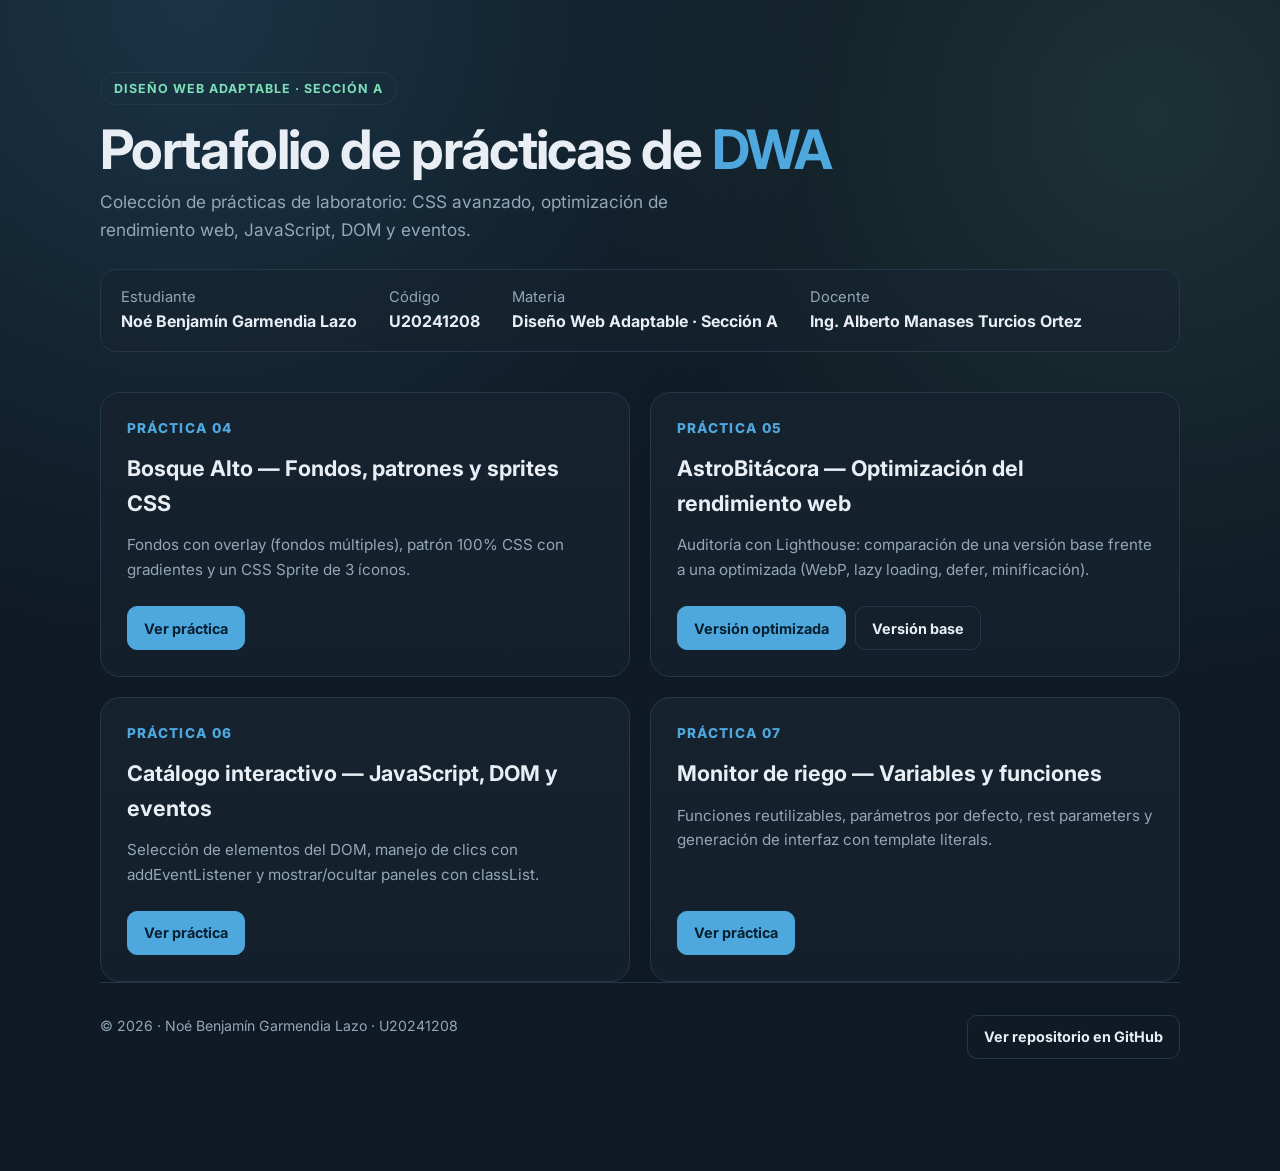
<file: index.html>
<!DOCTYPE html>
<html lang="es">
<head>
  <meta charset="UTF-8">
  <meta name="viewport" content="width=device-width, initial-scale=1.0">
  <meta name="description" content="Portafolio de prácticas de Diseño Web Adaptable - Noé Benjamín Garmendia Lazo (U20241208)">
  <title>Prácticas de DWA — Noé Garmendia (U20241208)</title>
  <link rel="preconnect" href="https://fonts.googleapis.com">
  <link rel="preconnect" href="https://fonts.gstatic.com" crossorigin>
  <link href="https://fonts.googleapis.com/css2?family=Inter:wght@400;600;700;800&display=swap" rel="stylesheet">
  <style>
    :root {
      --fondo: #0f1a24;
      --superficie: #16232f;
      --borde: #24384a;
      --texto: #e8eef4;
      --suave: #93a7b8;
      --acento: #4ea8de;
      --acento-2: #7ee0b8;
    }
    * { box-sizing: border-box; }
    body {
      margin: 0;
      font-family: Inter, ui-sans-serif, system-ui, -apple-system, "Segoe UI", sans-serif;
      background:
        radial-gradient(circle at 15% 0%, rgba(78, 168, 222, 0.18), transparent 40rem),
        radial-gradient(circle at 90% 10%, rgba(126, 224, 184, 0.12), transparent 35rem),
        var(--fondo);
      color: var(--texto);
      line-height: 1.6;
    }
    .wrap { width: min(1080px, calc(100% - 3rem)); margin-inline: auto; }
    header { padding: 4.5rem 0 2.5rem; }
    .eyebrow {
      display: inline-block; margin-bottom: 1rem; padding: 0.35rem 0.8rem;
      border: 1px solid var(--borde); border-radius: 999px;
      color: var(--acento-2); font-size: 0.78rem; font-weight: 700;
      letter-spacing: 0.08em; text-transform: uppercase;
    }
    h1 { margin: 0 0 0.6rem; font-size: clamp(2.1rem, 5vw, 3.4rem); line-height: 1.05; letter-spacing: -0.03em; }
    h1 span { color: var(--acento); }
    .lead { max-width: 620px; margin: 0; color: var(--suave); font-size: 1.08rem; }
    .ficha {
      display: flex; flex-wrap: wrap; gap: 0.6rem 2rem; margin-top: 1.6rem;
      padding: 1rem 1.25rem; border: 1px solid var(--borde); border-radius: 16px;
      background: rgba(22, 35, 47, 0.6); font-size: 0.92rem;
    }
    .ficha div { color: var(--suave); }
    .ficha strong { display: block; color: var(--texto); font-size: 1rem; }
    main { padding-bottom: 4rem; }
    .grid { display: grid; grid-template-columns: repeat(2, minmax(0, 1fr)); gap: 1.25rem; }
    .card {
      display: flex; flex-direction: column; gap: 0.5rem;
      padding: 1.6rem; border: 1px solid var(--borde); border-radius: 20px;
      background: linear-gradient(180deg, var(--superficie), #131f2a);
      transition: transform 0.15s ease, border-color 0.15s ease;
    }
    .card:hover { transform: translateY(-3px); border-color: #33546b; }
    .card__num { color: var(--acento); font-weight: 800; font-size: 0.85rem; letter-spacing: 0.1em; }
    .card h2 { margin: 0.2rem 0 0.3rem; font-size: 1.35rem; }
    .card p { margin: 0 0 1rem; color: var(--suave); font-size: 0.95rem; }
    .links { display: flex; flex-wrap: wrap; gap: 0.6rem; margin-top: auto; }
    .btn {
      display: inline-flex; align-items: center; gap: 0.4rem; padding: 0.6rem 1rem;
      border-radius: 10px; font-weight: 700; font-size: 0.9rem; text-decoration: none;
      background: var(--acento); color: #06202f; border: 1px solid var(--acento);
    }
    .btn--ghost { background: transparent; color: var(--texto); border-color: var(--borde); }
    .btn:hover { filter: brightness(1.08); }
    footer {
      display: flex; flex-wrap: wrap; justify-content: space-between; gap: 1rem;
      padding: 2rem 0 3rem; border-top: 1px solid var(--borde); color: var(--suave); font-size: 0.88rem;
    }
    @media (max-width: 760px) {
      .grid { grid-template-columns: 1fr; }
      header { padding-top: 3.5rem; }
    }
  </style>
</head>
<body>
  <header class="wrap">
    <span class="eyebrow">Diseño Web Adaptable · Sección A</span>
    <h1>Portafolio de prácticas de <span>DWA</span></h1>
    <p class="lead">Colección de prácticas de laboratorio: CSS avanzado, optimización de rendimiento web, JavaScript, DOM y eventos.</p>

    <div class="ficha">
      <div>Estudiante<strong>Noé Benjamín Garmendia Lazo</strong></div>
      <div>Código<strong>U20241208</strong></div>
      <div>Materia<strong>Diseño Web Adaptable · Sección A</strong></div>
      <div>Docente<strong>Ing. Alberto Manases Turcios Ortez</strong></div>
    </div>
  </header>

  <main class="wrap">
    <div class="grid">
      <article class="card">
        <span class="card__num">PRÁCTICA 04</span>
        <h2>Bosque Alto — Fondos, patrones y sprites CSS</h2>
        <p>Fondos con overlay (fondos múltiples), patrón 100% CSS con gradientes y un CSS Sprite de 3 íconos.</p>
        <div class="links">
          <a class="btn" href="Practica%204%20de%20DWA/index-4.html">Ver práctica</a>
        </div>
      </article>

      <article class="card">
        <span class="card__num">PRÁCTICA 05</span>
        <h2>AstroBitácora — Optimización del rendimiento web</h2>
        <p>Auditoría con Lighthouse: comparación de una versión base frente a una optimizada (WebP, lazy loading, defer, minificación).</p>
        <div class="links">
          <a class="btn" href="Practica%205%20de%20DWA/optimizado/index.html">Versión optimizada</a>
          <a class="btn btn--ghost" href="Practica%205%20de%20DWA/base/index.html">Versión base</a>
        </div>
      </article>

      <article class="card">
        <span class="card__num">PRÁCTICA 06</span>
        <h2>Catálogo interactivo — JavaScript, DOM y eventos</h2>
        <p>Selección de elementos del DOM, manejo de clics con addEventListener y mostrar/ocultar paneles con classList.</p>
        <div class="links">
          <a class="btn" href="Practica%206%20de%20DWA/index.html">Ver práctica</a>
        </div>
      </article>

      <article class="card">
        <span class="card__num">PRÁCTICA 07</span>
        <h2>Monitor de riego — Variables y funciones</h2>
        <p>Funciones reutilizables, parámetros por defecto, rest parameters y generación de interfaz con template literals.</p>
        <div class="links">
          <a class="btn" href="Practica%207%20de%20DWA/index.html">Ver práctica</a>
        </div>
      </article>
    </div>

    <footer>
      <span>© 2026 · Noé Benjamín Garmendia Lazo · U20241208</span>
      <a class="btn btn--ghost" href="https://github.com/Noe-Lazuz/practicas-de-DWA">Ver repositorio en GitHub</a>
    </footer>
  </main>
</body>
</html>
</file>
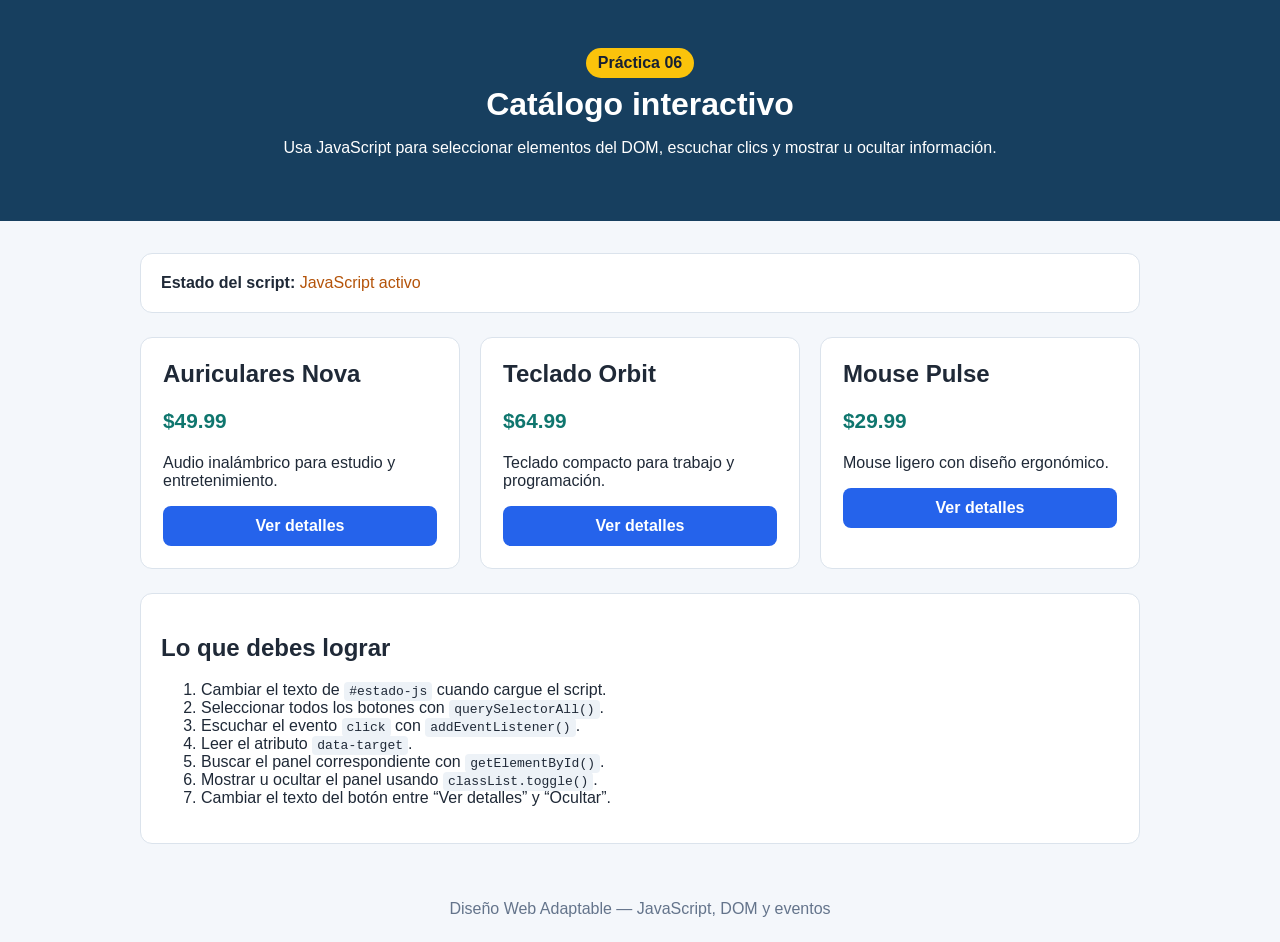
<file: Practica 6 de DWA/index.html>
<!DOCTYPE html>
<html lang="es">
<head>
  <meta charset="UTF-8">
  <meta name="viewport" content="width=device-width, initial-scale=1.0">
  <title>Práctica 06 | JavaScript y DOM</title>
  <link rel="stylesheet" href="styles.css">
  <script src="app.js" defer></script>
</head>
<body>
  <header class="encabezado">
    <p class="etiqueta">Práctica 06</p>
    <h1 id="titulo-principal">Catálogo interactivo</h1>
    <p>
      Usa JavaScript para seleccionar elementos del DOM,
      escuchar clics y mostrar u ocultar información.
    </p>
  </header>

  <main class="contenedor">
    <section class="estado">
      <strong>Estado del script:</strong>
      <span id="estado-js">Esperando JavaScript...</span>
    </section>

    <section class="productos" aria-label="Productos">
      <article class="tarjeta">
        <h2>Auriculares Nova</h2>
        <p class="precio">$49.99</p>
        <p>Audio inalámbrico para estudio y entretenimiento.</p>

        <button class="btn-detalle" data-target="detalle-1">
          Ver detalles
        </button>

        <div class="detalle oculto" id="detalle-1">
          <p>Bluetooth 5.3</p>
          <p>30 horas de batería</p>
          <p>Cancelación de ruido</p>
        </div>
      </article>

      <article class="tarjeta">
        <h2>Teclado Orbit</h2>
        <p class="precio">$64.99</p>
        <p>Teclado compacto para trabajo y programación.</p>

        <button class="btn-detalle" data-target="detalle-2">
          Ver detalles
        </button>

        <div class="detalle oculto" id="detalle-2">
          <p>Formato compacto</p>
          <p>Conexión USB-C</p>
          <p>Iluminación blanca</p>
        </div>
      </article>

      <article class="tarjeta">
        <h2>Mouse Pulse</h2>
        <p class="precio">$29.99</p>
        <p>Mouse ligero con diseño ergonómico.</p>

        <button class="btn-detalle" data-target="detalle-3">
          Ver detalles
        </button>

        <div class="detalle oculto" id="detalle-3">
          <p>6 botones</p>
          <p>Sensor ajustable</p>
          <p>Cable trenzado</p>
        </div>
      </article>
    </section>

    <section class="reto">
      <h2>Lo que debes lograr</h2>
      <ol>
        <li>Cambiar el texto de <code>#estado-js</code> cuando cargue el script.</li>
        <li>Seleccionar todos los botones con <code>querySelectorAll()</code>.</li>
        <li>Escuchar el evento <code>click</code> con <code>addEventListener()</code>.</li>
        <li>Leer el atributo <code>data-target</code>.</li>
        <li>Buscar el panel correspondiente con <code>getElementById()</code>.</li>
        <li>Mostrar u ocultar el panel usando <code>classList.toggle()</code>.</li>
        <li>Cambiar el texto del botón entre “Ver detalles” y “Ocultar”.</li>
      </ol>
    </section>
  </main>

  <footer>
    Diseño Web Adaptable — JavaScript, DOM y eventos
  </footer>
</body>
</html>
</file>
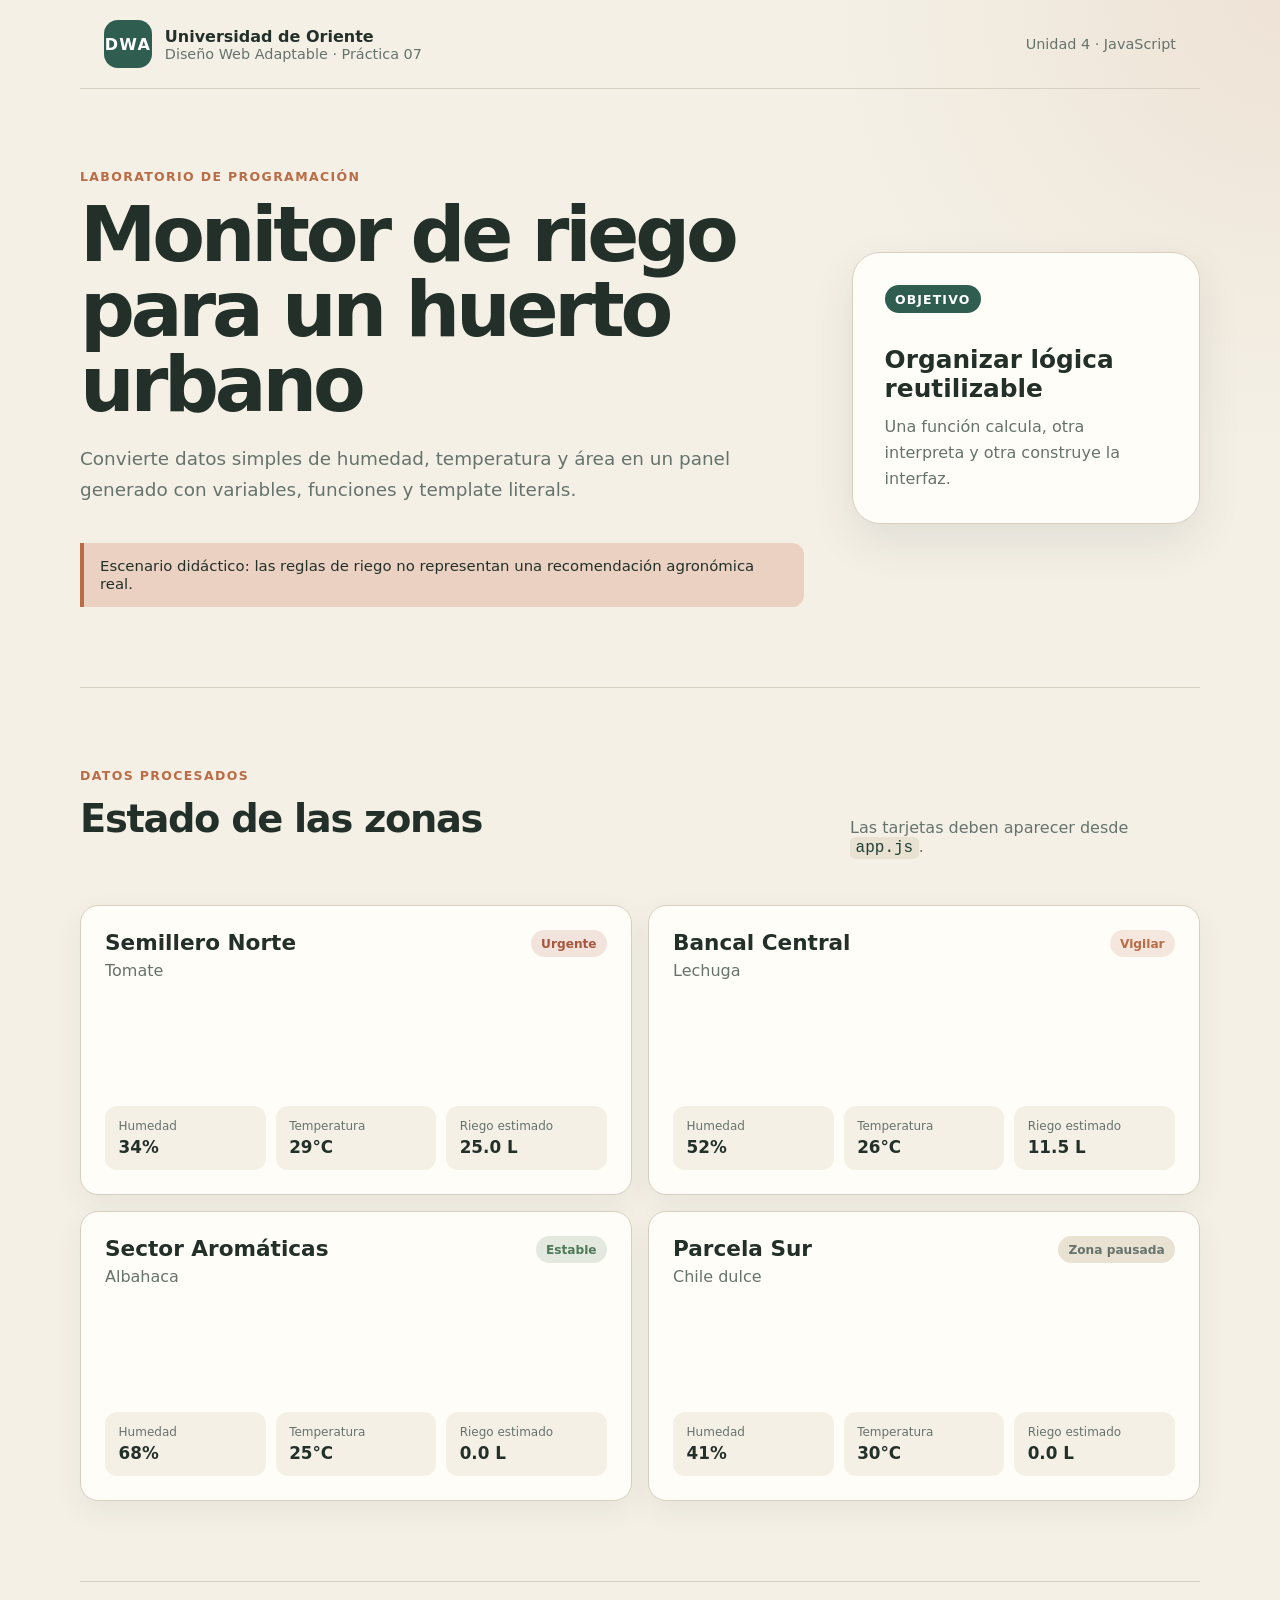
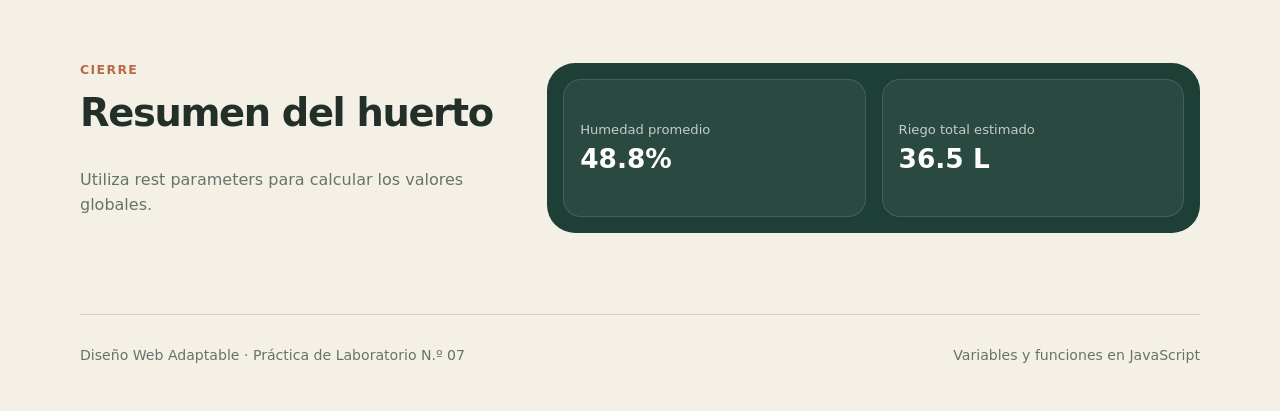
<file: Practica 7 de DWA/index.html>
<!DOCTYPE html>
<html lang="es">
<head>
  <meta charset="UTF-8">
  <meta name="viewport" content="width=device-width, initial-scale=1.0">
  <meta name="description" content="Práctica 07 - Monitor de riego para huerto urbano">
  <title>Práctica 07 | Monitor de riego</title>
  <link rel="stylesheet" href="styles.css">
  <script src="app.js" defer></script>
</head>
<body>
  <header class="topbar">
    <div class="marca">
      <span class="marca__sigla">DWA</span>
      <div>
        <p class="marca__universidad">Universidad de Oriente</p>
        <p class="marca__asignatura">Diseño Web Adaptable · Práctica 07</p>
      </div>
    </div>
    <span class="topbar__unidad">Unidad 4 · JavaScript</span>
  </header>

  <main>
    <section class="hero">
      <div class="hero__contenido">
        <p class="eyebrow">Laboratorio de programación</p>
        <h1>Monitor de riego para un huerto urbano</h1>
        <p class="hero__texto">Convierte datos simples de humedad, temperatura y área en un panel generado con variables, funciones y template literals.</p>
        <div class="hero__nota">Escenario didáctico: las reglas de riego no representan una recomendación agronómica real.</div>
      </div>

      <aside class="hero__panel">
        <span class="hero__panel-etiqueta">Objetivo</span>
        <strong>Organizar lógica reutilizable</strong>
        <p>Una función calcula, otra interpreta y otra construye la interfaz.</p>
      </aside>
    </section>

    <section class="seccion">
      <div class="seccion__encabezado">
        <div>
          <p class="eyebrow">Datos procesados</p>
          <h2>Estado de las zonas</h2>
        </div>
        <p>Las tarjetas deben aparecer desde <code>app.js</code>.</p>
      </div>

      <div id="panel-zonas" class="zonas-grid">
        <div class="placeholder">
          <span>JS</span>
          <p>Completa los ejercicios para generar las zonas.</p>
        </div>
      </div>
    </section>

    <section class="seccion seccion--resumen">
      <div>
        <p class="eyebrow">Cierre</p>
        <h2>Resumen del huerto</h2>
        <p>Utiliza rest parameters para calcular los valores globales.</p>
      </div>
      <div id="resumen" class="resumen"><p>El resumen aparecerá aquí.</p></div>
    </section>
  </main>

  <footer class="footer">
    <p>Diseño Web Adaptable · Práctica de Laboratorio N.º 07</p>
    <p>Variables y funciones en JavaScript</p>
  </footer>
</body>
</html>
</file>
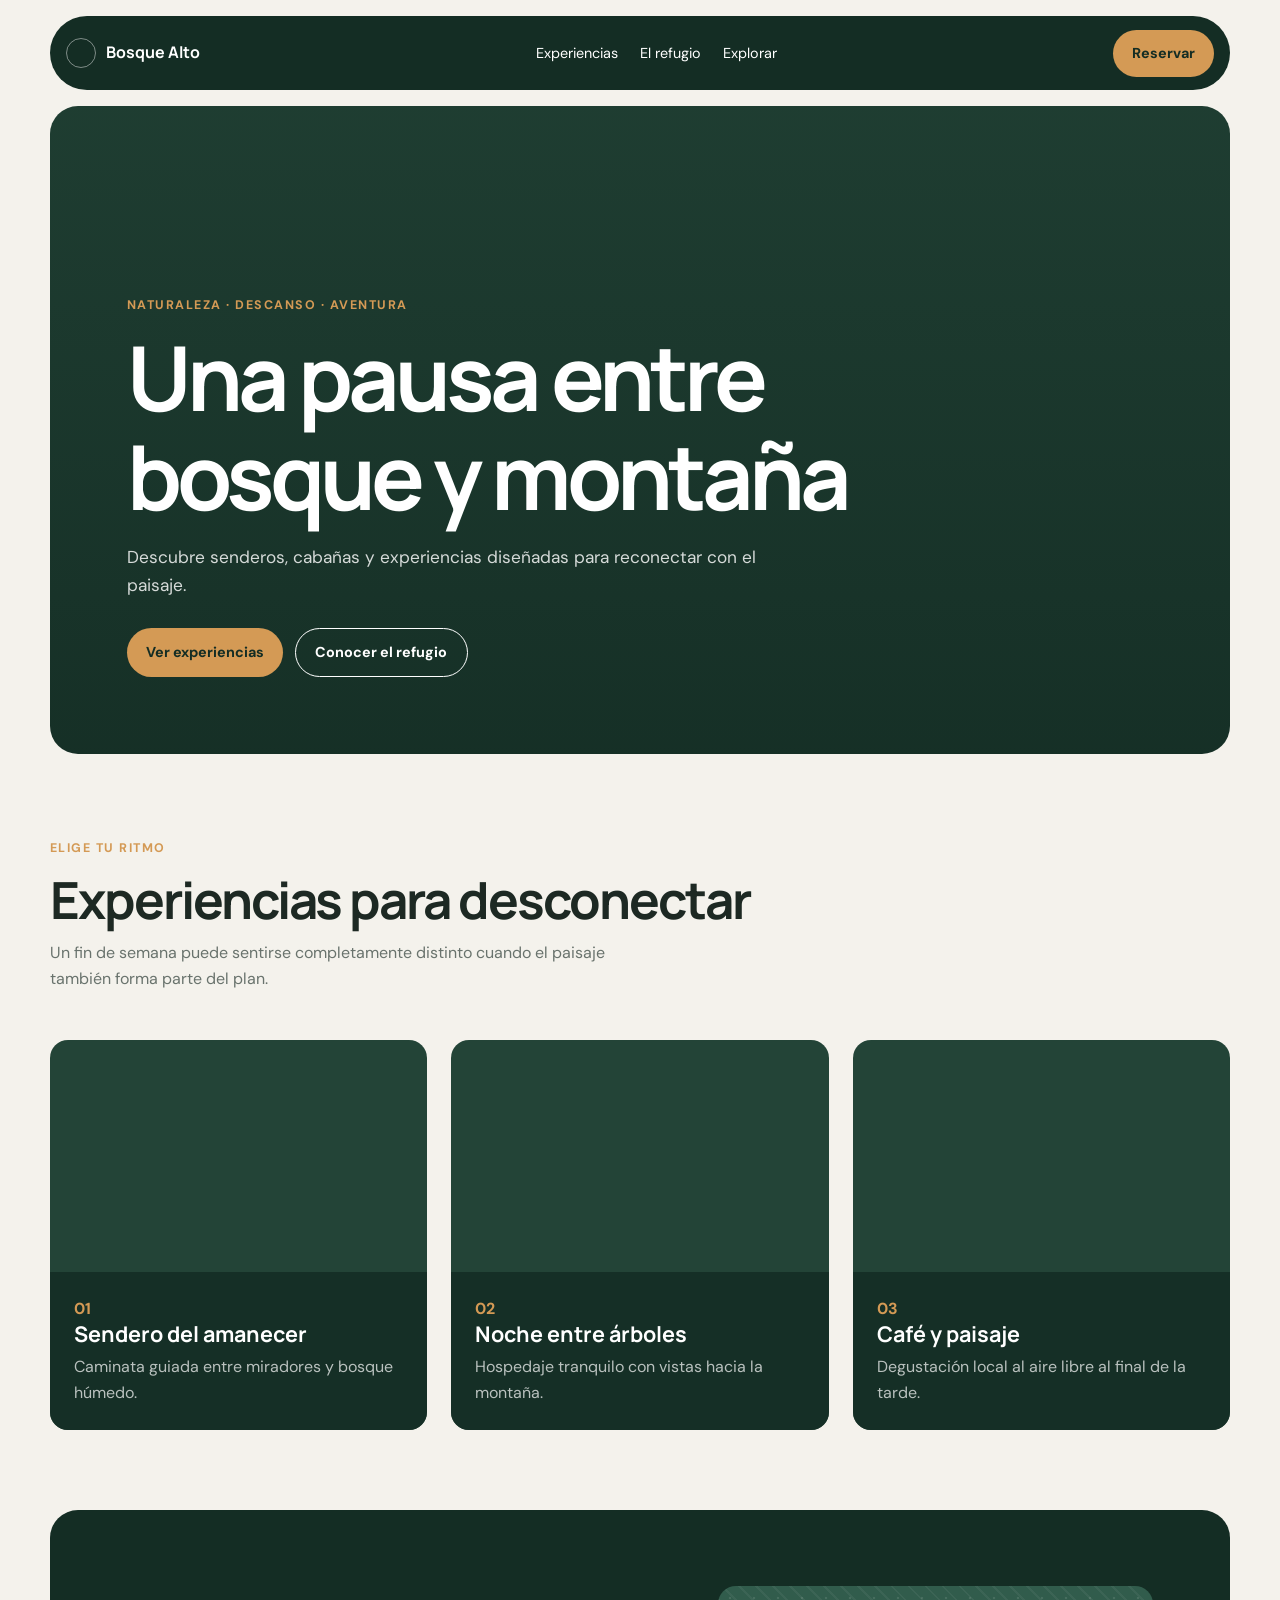
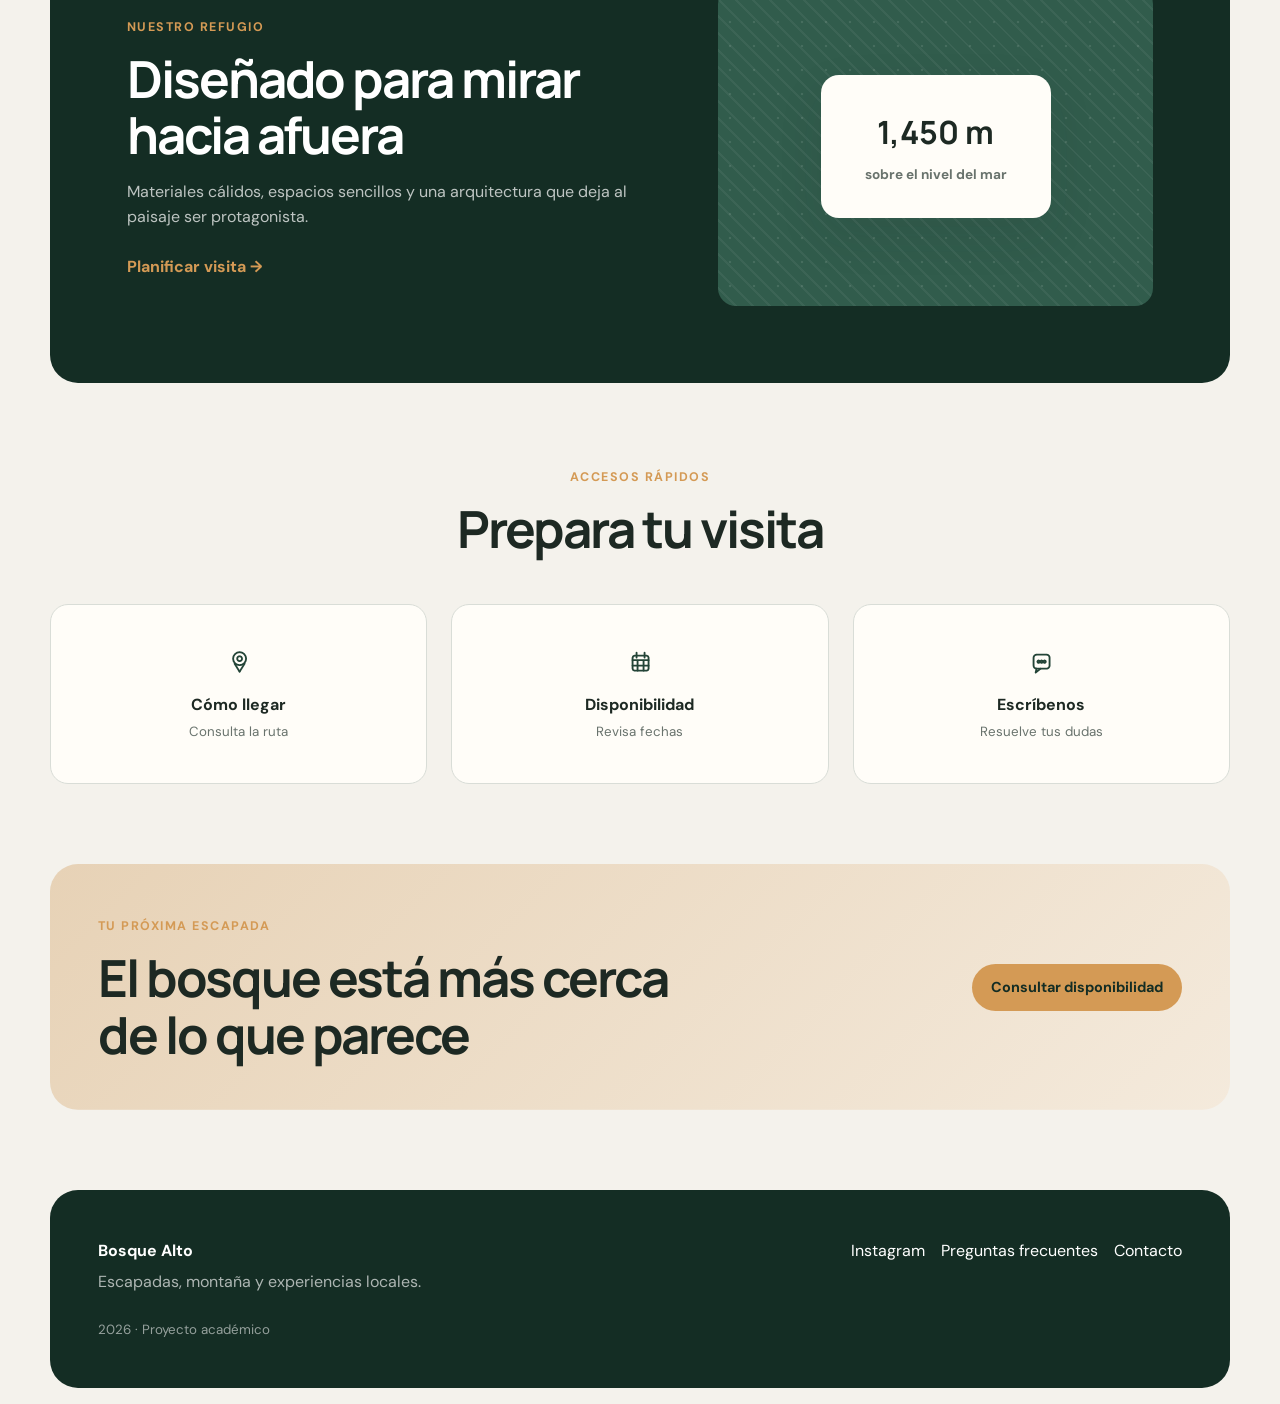
<file: Practica 4 de DWA/index-4.html>
<!DOCTYPE html>
<html lang="es">
<head>
    <meta charset="UTF-8">
    <meta name="viewport" content="width=device-width, initial-scale=1.0">
    <title>Bosque Alto — Escapadas y experiencias</title>

    <link rel="preconnect" href="https://fonts.googleapis.com">
    <link rel="preconnect" href="https://fonts.gstatic.com" crossorigin>
    <link href="https://fonts.googleapis.com/css2?family=DM+Sans:wght@400;500;700&family=Manrope:wght@600;700&display=swap" rel="stylesheet">

    <link rel="stylesheet" href="styles-2.css">
</head>
<body>

    <header class="site-header">    
        <a class="brand" href="#inicio">
            <span class="brand__mark" aria-hidden="true"></span>
            <span>Bosque Alto</span>
        </a>

        <nav class="site-nav" aria-label="Navegación principal">
            <ul>
                <li><a href="#experiencias">Experiencias</a></li>
                <li><a href="#refugio">El refugio</a></li>
                <li><a href="#acciones">Explorar</a></li>
            </ul>
        </nav>

        <a class="button button--header" href="#reserva">Reservar</a>
    </header>

    <main>
        <section class="hero" id="inicio">
            <div class="hero__content">
                <span class="eyebrow">Naturaleza · descanso · aventura</span>
                <h1>Una pausa entre bosque y montaña</h1>
                <p>Descubre senderos, cabañas y experiencias diseñadas para reconectar con el paisaje.</p>

                <div class="hero__actions">
                    <a class="button button--primary" href="#experiencias">Ver experiencias</a>
                    <a class="button button--ghost" href="#refugio">Conocer el refugio</a>
                </div>
            </div>
        </section>

        <section class="experiences" id="experiencias">
            <header class="section-heading">
                <span class="eyebrow">Elige tu ritmo</span>
                <h2>Experiencias para desconectar</h2>
                <p>Un fin de semana puede sentirse completamente distinto cuando el paisaje también forma parte del plan.</p>
            </header>

            <div class="experience-grid">
                <article class="experience-card experience-card--sendero">
                    <div class="experience-card__content">
                        <span>01</span>
                        <h3>Sendero del amanecer</h3>
                        <p>Caminata guiada entre miradores y bosque húmedo.</p>
                    </div>
                </article>

                <article class="experience-card experience-card--cabana">
                    <div class="experience-card__content">
                        <span>02</span>
                        <h3>Noche entre árboles</h3>
                        <p>Hospedaje tranquilo con vistas hacia la montaña.</p>
                    </div>
                </article>

                <article class="experience-card experience-card--cafe">
                    <div class="experience-card__content">
                        <span>03</span>
                        <h3>Café y paisaje</h3>
                        <p>Degustación local al aire libre al final de la tarde.</p>
                    </div>
                </article>
            </div>
        </section>

        <section class="pattern-section" id="refugio">
            <div class="pattern-section__content">
                <span class="eyebrow">Nuestro refugio</span>
                <h2>Diseñado para mirar hacia afuera</h2>
                <p>Materiales cálidos, espacios sencillos y una arquitectura que deja al paisaje ser protagonista.</p>
                <a class="text-link" href="#reserva">Planificar visita →</a>
            </div>

            <div class="pattern-section__visual" aria-hidden="true">
                <div class="pattern-card">
                    <span>1,450 m</span>
                    <strong>sobre el nivel del mar</strong>
                </div>
            </div>
        </section>

        <section class="quick-actions" id="acciones">
            <header class="section-heading section-heading--center">
                <span class="eyebrow">Accesos rápidos</span>
                <h2>Prepara tu visita</h2>
            </header>

            <div class="quick-actions__grid">
                <a class="quick-action" href="#">
                    <span class="sprite-icon sprite-icon--map" aria-hidden="true"></span>
                    <strong>Cómo llegar</strong>
                    <small>Consulta la ruta</small>
                </a>

                <a class="quick-action" href="#">
                    <span class="sprite-icon sprite-icon--calendar" aria-hidden="true"></span>
                    <strong>Disponibilidad</strong>
                    <small>Revisa fechas</small>
                </a>

                <a class="quick-action" href="#">
                    <span class="sprite-icon sprite-icon--message" aria-hidden="true"></span>
                    <strong>Escríbenos</strong>
                    <small>Resuelve tus dudas</small>
                </a>
            </div>
        </section>

        <section class="booking" id="reserva">
            <div>
                <span class="eyebrow">Tu próxima escapada</span>
                <h2>El bosque está más cerca de lo que parece</h2>
            </div>
            <a class="button button--primary" href="#">Consultar disponibilidad</a>
        </section>
    </main>

    <footer class="site-footer">
        <div>
            <strong>Bosque Alto</strong>
            <p>Escapadas, montaña y experiencias locales.</p>
        </div>

        <nav aria-label="Enlaces secundarios">
            <ul>
                <li><a href="#">Instagram</a></li>
                <li><a href="#">Preguntas frecuentes</a></li>
                <li><a href="#">Contacto</a></li>
            </ul>
        </nav>

        <small>2026 · Proyecto académico</small>
    </footer>

</body>
</html>
</file>
<file: Practica 6 de DWA/styles.css>
* {
  box-sizing: border-box;
}

body {
  margin: 0;
  font-family: Arial, Helvetica, sans-serif;
  background: #f4f7fb;
  color: #1f2937;
}

.encabezado {
  padding: 48px 20px;
  text-align: center;
  background: #173f5f;
  color: white;
}

.encabezado h1 {
  margin: 8px 0 12px;
}

.etiqueta {
  display: inline-block;
  margin: 0;
  padding: 6px 12px;
  border-radius: 999px;
  background: #fbc30b;
  color: #172033;
  font-weight: 700;
}

.contenedor {
  width: min(100% - 32px, 1000px);
  margin: 32px auto;
}

.estado,
.reto {
  background: white;
  border: 1px solid #dbe3ec;
  border-radius: 12px;
  padding: 20px;
  margin-bottom: 24px;
}

#estado-js {
  color: #b45309;
}

.productos {
  display: grid;
  grid-template-columns: repeat(3, 1fr);
  gap: 20px;
  margin-bottom: 24px;
}

.tarjeta {
  background: white;
  border: 1px solid #dbe3ec;
  border-radius: 12px;
  padding: 22px;
}

.tarjeta h2 {
  margin-top: 0;
}

.precio {
  color: #0f766e;
  font-size: 1.3rem;
  font-weight: 700;
}

.btn-detalle {
  width: 100%;
  border: 0;
  border-radius: 8px;
  padding: 11px 14px;
  background: #2563eb;
  color: white;
  font: inherit;
  font-weight: 700;
  cursor: pointer;
}

.detalle {
  margin-top: 16px;
  padding: 14px;
  border-radius: 8px;
  background: #eef4ff;
}

.detalle p {
  margin: 6px 0;
}

.oculto {
  display: none;
}

code {
  background: #edf2f7;
  padding: 2px 5px;
  border-radius: 4px;
}

footer {
  padding: 24px;
  text-align: center;
  color: #64748b;
}

@media (max-width: 760px) {
  .productos {
    grid-template-columns: 1fr;
  }
}
</file>
<file: Practica 7 de DWA/styles.css>
:root {
  --fondo: #f4f0e6;
  --superficie: #fffdf8;
  --superficie-suave: #e9e2d2;
  --primario: #2f5d50;
  --primario-oscuro: #1d3f36;
  --acento: #b96c45;
  --acento-suave: #ead1c2;
  --texto: #223029;
  --texto-suave: #66736c;
  --linea: #d7d0c0;
  --exito: #4e7a58;
  --alerta: #a8573d;
  --sombra: 0 18px 45px rgba(34, 48, 41, 0.09);
  --radio-lg: 28px;
  --radio-md: 18px;
  --radio-sm: 12px;
  --max: 1120px;
}

* { box-sizing: border-box; }
html { scroll-behavior: smooth; }
body {
  margin: 0;
  font-family: Inter, ui-sans-serif, system-ui, -apple-system, BlinkMacSystemFont, "Segoe UI", sans-serif;
  background: radial-gradient(circle at top right, rgba(185, 108, 69, 0.10), transparent 28rem), var(--fondo);
  color: var(--texto);
}
code {
  font-family: "SFMono-Regular", Consolas, "Liberation Mono", monospace;
  color: var(--primario-oscuro);
  background: var(--superficie-suave);
  padding: 0.12rem 0.35rem;
  border-radius: 0.35rem;
}
.topbar {
  max-width: var(--max);
  margin: 0 auto;
  padding: 1.25rem 1.5rem;
  display: flex;
  align-items: center;
  justify-content: space-between;
  gap: 1rem;
  border-bottom: 1px solid var(--linea);
}
.marca { display: flex; align-items: center; gap: 0.8rem; }
.marca__sigla {
  display: grid; place-items: center; width: 48px; height: 48px;
  border-radius: 14px; background: var(--primario); color: #fff;
  font-weight: 800; letter-spacing: 0.08em;
}
.marca__universidad, .marca__asignatura { margin: 0; }
.marca__universidad { font-weight: 750; }
.marca__asignatura, .topbar__unidad { color: var(--texto-suave); font-size: 0.9rem; }
main, .footer { width: min(var(--max), calc(100% - 3rem)); margin-inline: auto; }
.hero {
  min-height: 540px; display: grid; grid-template-columns: 1.35fr 0.65fr;
  align-items: center; gap: 3rem; padding: 5rem 0;
}
.eyebrow {
  margin: 0 0 0.8rem; color: var(--acento); font-weight: 800;
  letter-spacing: 0.11em; text-transform: uppercase; font-size: 0.78rem;
}
h1, h2, h3, p { margin-top: 0; }
h1 {
  max-width: 760px; margin-bottom: 1.25rem; font-size: clamp(2.7rem, 6vw, 5.5rem);
  line-height: 0.98; letter-spacing: -0.055em;
}
h2 { font-size: clamp(1.9rem, 3vw, 3rem); letter-spacing: -0.035em; }
.hero__texto { max-width: 700px; color: var(--texto-suave); font-size: 1.15rem; line-height: 1.7; }
.hero__nota {
  display: inline-block; margin-top: 1.2rem; padding: 0.9rem 1rem;
  border-left: 4px solid var(--acento); background: var(--acento-suave);
  border-radius: 0 var(--radio-sm) var(--radio-sm) 0; font-size: 0.93rem;
}
.hero__panel {
  padding: 2rem; border: 1px solid var(--linea); border-radius: var(--radio-lg);
  background: var(--superficie); box-shadow: var(--sombra);
}
.hero__panel-etiqueta {
  display: inline-block; margin-bottom: 2rem; padding: 0.4rem 0.65rem;
  border-radius: 999px; background: var(--primario); color: #fff;
  font-size: 0.78rem; font-weight: 800; text-transform: uppercase; letter-spacing: 0.09em;
}
.hero__panel strong { display: block; margin-bottom: 0.7rem; font-size: 1.55rem; }
.hero__panel p { margin-bottom: 0; color: var(--texto-suave); line-height: 1.6; }
.seccion { padding: 5rem 0; border-top: 1px solid var(--linea); }
.seccion__encabezado {
  display: flex; justify-content: space-between; align-items: end; gap: 2rem; margin-bottom: 2rem;
}
.seccion__encabezado > p { max-width: 350px; color: var(--texto-suave); }
.zonas-grid { display: grid; grid-template-columns: repeat(2, minmax(0, 1fr)); gap: 1rem; }
.placeholder {
  grid-column: 1 / -1; min-height: 260px; display: grid; place-items: center; align-content: center;
  gap: 0.75rem; border: 1px dashed var(--linea); border-radius: var(--radio-lg);
  background: rgba(255, 253, 248, 0.5); color: var(--texto-suave); text-align: center;
}
.placeholder span {
  display: grid; place-items: center; width: 58px; height: 58px; border-radius: 18px;
  background: var(--superficie-suave); color: var(--primario); font-weight: 900;
}
.zona-card {
  min-height: 290px; display: flex; flex-direction: column; gap: 1rem; padding: 1.5rem;
  border: 1px solid var(--linea); border-radius: var(--radio-md); background: var(--superficie);
  box-shadow: 0 10px 30px rgba(34, 48, 41, 0.06);
}
.zona-card__top { display: flex; align-items: start; justify-content: space-between; gap: 1rem; }
.zona-card h3 { margin-bottom: 0.35rem; font-size: 1.35rem; }
.zona-card__cultivo { margin-bottom: 0; color: var(--texto-suave); }
.estado { display: inline-flex; align-items: center; padding: 0.4rem 0.65rem; border-radius: 999px; font-size: 0.76rem; font-weight: 800; }
.estado--estable { background: rgba(78, 122, 88, 0.15); color: var(--exito); }
.estado--vigilar { background: rgba(185, 108, 69, 0.15); color: var(--acento); }
.estado--urgente { background: rgba(168, 87, 61, 0.15); color: var(--alerta); }
.estado--pausada { background: var(--superficie-suave); color: var(--texto-suave); }
.zona-card__datos { display: grid; grid-template-columns: repeat(3, 1fr); gap: 0.6rem; margin-top: auto; }
.dato { padding: 0.85rem; border-radius: var(--radio-sm); background: var(--fondo); }
.dato span, .dato strong { display: block; }
.dato span { margin-bottom: 0.2rem; color: var(--texto-suave); font-size: 0.75rem; }
.dato strong { font-size: 1.05rem; }
.seccion--resumen { display: grid; grid-template-columns: 0.8fr 1.2fr; gap: 2rem; align-items: center; }
.seccion--resumen > div:first-child p:last-child { color: var(--texto-suave); line-height: 1.6; }
.resumen {
  min-height: 170px; display: grid; grid-template-columns: repeat(2, 1fr); gap: 1rem; padding: 1rem;
  border-radius: var(--radio-lg); background: var(--primario-oscuro); color: #fff;
}
.resumen > p { grid-column: 1 / -1; align-self: center; margin: 0; color: rgba(255,255,255,0.72); text-align: center; }
.resumen__dato {
  display: flex; flex-direction: column; justify-content: center; padding: 1rem;
  border: 1px solid rgba(255,255,255,0.12); border-radius: var(--radio-md); background: rgba(255,255,255,0.06);
}
.resumen__dato span { color: rgba(255,255,255,0.72); font-size: 0.82rem; }
.resumen__dato strong { margin-top: 0.35rem; font-size: 1.65rem; }
.footer {
  display: flex; justify-content: space-between; gap: 2rem; padding: 2rem 0 3rem;
  border-top: 1px solid var(--linea); color: var(--texto-suave); font-size: 0.88rem;
}
.footer p { margin: 0; }
@media (max-width: 780px) {
  .topbar__unidad { display: none; }
  .hero, .seccion--resumen { grid-template-columns: 1fr; }
  .hero { min-height: auto; padding: 4rem 0; }
  .seccion__encabezado { align-items: start; flex-direction: column; }
  .zonas-grid { grid-template-columns: 1fr; }
  .zona-card__datos { grid-template-columns: 1fr; }
  .resumen { grid-template-columns: 1fr; }
  .footer { flex-direction: column; gap: 0.4rem; }
}
</file>
<file: Practica 4 de DWA/styles-2.css>
/*
===========================================================
PRÁCTICA 04 — CSS BASE
Clase 14 — Fondos, Patrones y Sprites CSS
===========================================================
*/

*,
*::before,
*::after {
    margin: 0;
    padding: 0;
    box-sizing: border-box;
}

html { scroll-behavior: smooth; }
body { min-height: 100vh; }
ul, ol { list-style: none; }
a { color: inherit; text-decoration: none; }
img { max-width: 100%; display: block; }
button { border: 0; font: inherit; }

:root {
    --color-bg: #f4f2ec;
    --color-surface: #fffdf8;
    --color-text: #1d2923;
    --color-muted: #69736d;
    --color-primary: #234437;
    --color-primary-dark: #142d24;
    --color-accent: #d49a55;
    --color-line: #d9ddd7;

    --font-title: "Manrope", sans-serif;
    --font-body: "DM Sans", sans-serif;

    --container: 1180px;
    --space-xs: 0.5rem;
    --space-sm: 0.75rem;
    --space-md: 1.5rem;
    --space-lg: 3rem;
    --space-xl: 5rem;

    --radius-sm: 10px;
    --radius-md: 18px;
    --radius-lg: 28px;

    --shadow: 0 18px 45px rgba(29, 41, 35, 0.10);
}

body {
    background: var(--color-bg);
    color: var(--color-text);
    font-family: var(--font-body);
    line-height: 1.6;
}

h1, h2, h3 {
    font-family: var(--font-title);
    line-height: 1.1;
}

h1 {
    font-size: clamp(2.8rem, 7vw, 5.8rem);
    letter-spacing: -0.055em;
}

h2 {
    font-size: clamp(2rem, 4vw, 3.5rem);
    letter-spacing: -0.04em;
}

h3 { font-size: 1.35rem; }
p { color: var(--color-muted); }

.eyebrow {
    display: inline-block;
    margin-bottom: 0.75rem;
    color: var(--color-accent);
    font-size: 0.78rem;
    font-weight: 700;
    letter-spacing: 0.12em;
    text-transform: uppercase;
}

.button {
    display: inline-flex;
    align-items: center;
    justify-content: center;
    min-height: 46px;
    padding: 0.75rem 1.2rem;
    border-radius: 999px;
    font-size: 0.9rem;
    font-weight: 700;
}

.button--primary {
    background: var(--color-accent);
    color: var(--color-primary-dark);
}

.button--ghost { border: 1px solid currentColor; }

.button--header {
    background: var(--color-accent);
    color: var(--color-primary-dark);
}

.site-header {
    width: min(calc(100% - 2rem), var(--container));
    margin: 1rem auto;
    display: flex;
    align-items: center;
    justify-content: space-between;
    gap: var(--space-md);
    padding: 0.85rem 1rem;
    background: var(--color-primary-dark);
    color: #ffffff;
    border-radius: 999px;
}

.brand {
    display: inline-flex;
    align-items: center;
    gap: 0.65rem;
    font-family: var(--font-title);
    font-weight: 700;
}

.brand__mark {
    width: 30px;
    height: 30px;
    border: 1px solid rgba(255,255,255,0.45);
    border-radius: 50%;
}

.site-nav ul {
    display: flex;
    align-items: center;
    gap: 1.4rem;
    font-size: 0.9rem;
}

main {
    width: min(calc(100% - 2rem), var(--container));
    margin-inline: auto;
}

/* ZONA 1 — HERO / FONDOS + OVERLAY */
.hero {
    min-height: 72vh;
    display: flex;
    align-items: flex-end;
    padding: clamp(2rem, 6vw, 5rem);
    border-radius: var(--radius-lg);
    overflow: hidden;

    /*
    Fotografía sugerida:
    https://images.unsplash.com/photo-1441974231531-c6227db76b6e?auto=format&fit=crop&w=1800&q=85

    Aplicar:
    - background-image
    - background-size
    - background-position
    - background-repeat
    - fondos múltiples / overlay
    - shorthand background
    */

    /* Overlay (gradiente) + foto en un solo shorthand; color de respaldo con variable */
    background: linear-gradient(180deg, rgba(20, 45, 36, 0.30), rgba(20, 45, 36, 0.88)),
                url("https://images.unsplash.com/photo-1441974231531-c6227db76b6e?auto=format&fit=crop&w=1800&q=85") center / cover no-repeat;
    background-color: var(--color-primary);
    color: #ffffff;
}

.hero__content { max-width: 780px; }

.hero p {
    max-width: 55ch;
    margin-top: 1.2rem;
    color: rgba(255,255,255,0.82);
    font-size: 1.08rem;
}

.hero__actions {
    display: flex;
    flex-wrap: wrap;
    gap: 0.75rem;
    margin-top: 1.8rem;
}

.experiences { padding-block: var(--space-xl); }

.section-heading {
    max-width: 720px;
    margin-bottom: var(--space-lg);
}

.section-heading p {
    max-width: 55ch;
    margin-top: 0.8rem;
}

.section-heading--center {
    margin-inline: auto;
    text-align: center;
}

.experience-grid {
    display: grid;
    grid-template-columns: repeat(3, 1fr);
    gap: var(--space-md);
}

.experience-card {
    min-height: 390px;
    display: flex;
    align-items: flex-end;
    overflow: hidden;
    border-radius: var(--radius-md);
    background: var(--color-primary);
    color: #ffffff;
}

.experience-card__content {
    width: 100%;
    padding: var(--space-md);
    background: rgba(20,45,36,0.88);
}

.experience-card__content > span {
    color: var(--color-accent);
    font-weight: 700;
}

.experience-card__content p {
    margin-top: 0.55rem;
    color: rgba(255,255,255,0.70);
}

/*
Fotografías sugeridas opcionales:
Sendero:
https://images.unsplash.com/photo-1500530855697-b586d89ba3ee?auto=format&fit=crop&w=1000&q=80

Cabaña:
https://images.unsplash.com/photo-1470770841072-f978cf4d019e?auto=format&fit=crop&w=1000&q=80

Café:
https://images.unsplash.com/photo-1495474472287-4d71bcdd2085?auto=format&fit=crop&w=1000&q=80
*/

/* Fondo por tarjeta: imagen + cover / center / no-repeat */
.experience-card--sendero {
    background-image: url("https://images.unsplash.com/photo-1500530855697-b586d89ba3ee?auto=format&fit=crop&w=1000&q=80");
    background-size: cover;
    background-position: center;
    background-repeat: no-repeat;
}

.experience-card--cabana {
    background-image: url("https://images.unsplash.com/photo-1470770841072-f978cf4d019e?auto=format&fit=crop&w=1000&q=80");
    background-size: cover;
    background-position: center;
    background-repeat: no-repeat;
}

.experience-card--cafe {
    background-image: url("https://images.unsplash.com/photo-1495474472287-4d71bcdd2085?auto=format&fit=crop&w=1000&q=80");
    background-size: cover;
    background-position: center;
    background-repeat: no-repeat;
}

/* ZONA 2 — PATRÓN */
.pattern-section {
    display: grid;
    grid-template-columns: 1fr 0.8fr;
    gap: var(--space-lg);
    align-items: center;
    padding: clamp(2rem, 6vw, 5rem);
    border-radius: var(--radius-lg);
    background-color: var(--color-primary-dark);
    color: #ffffff;
}

.pattern-section__content { max-width: 640px; }

.pattern-section__content p {
    max-width: 52ch;
    margin-top: 1rem;
    color: rgba(255,255,255,0.72);
}

.text-link {
    display: inline-block;
    margin-top: 1.5rem;
    color: var(--color-accent);
    font-weight: 700;
}

.pattern-section__visual {
    min-height: 320px;
    display: grid;
    place-items: center;
    border-radius: var(--radius-md);

    /*
    Construir aquí un patrón CSS:
    - repeating-linear-gradient
    o
    - radial-gradient + background-size
    */

    /* Patrón 100% CSS: puntos (radial) sobre rayas diagonales (repeating) */
    background-image:
        radial-gradient(circle, rgba(255, 255, 255, 0.10) 1px, transparent 1.6px),
        repeating-linear-gradient(45deg,
            rgba(255, 255, 255, 0.05) 0 2px,
            transparent 2px 12px);
    background-size: 24px 24px, auto;
    background-color: #315c4c;
}

.pattern-card {
    width: min(230px, 80%);
    padding: 2rem;
    text-align: center;
    background: var(--color-surface);
    color: var(--color-text);
    border-radius: var(--radius-md);
    box-shadow: var(--shadow);
}

.pattern-card span,
.pattern-card strong { display: block; }

.pattern-card span {
    font-family: var(--font-title);
    font-size: 2rem;
    font-weight: 700;
}

.pattern-card strong {
    margin-top: 0.35rem;
    color: var(--color-muted);
    font-size: 0.85rem;
}

/* ZONA 3 — CSS SPRITE */
.quick-actions { padding-block: var(--space-xl); }

.quick-actions__grid {
    display: grid;
    grid-template-columns: repeat(3, 1fr);
    gap: var(--space-md);
}

.quick-action {
    min-height: 180px;
    display: flex;
    flex-direction: column;
    align-items: center;
    justify-content: center;
    padding: var(--space-md);
    text-align: center;
    background: var(--color-surface);
    border: 1px solid var(--color-line);
    border-radius: var(--radius-md);
}

.quick-action small {
    margin-top: 0.25rem;
    color: var(--color-muted);
}

/*
Se espera una imagen:
img/sprite-2.png

Referencia:
3 íconos de 32 x 32 px en una sola fila.

[ mapa ] [ calendario ] [ mensaje ]
  x=0       x=-32        x=-64
*/

.sprite-icon {
    display: inline-block;
    width: 32px;
    height: 32px;
    margin-bottom: 0.85rem;

    /*
    background-image:
    background-repeat:
    background-size:
    */
    background-image: url("img/sprite-2.png");
    background-repeat: no-repeat;
    background-size: 96px 32px;
}

.sprite-icon--map {
    /* background-position: */
    background-position: 0 0;
}

.sprite-icon--calendar {
    /* background-position: */
    background-position: -32px 0;
}

.sprite-icon--message {
    /* background-position: */
    background-position: -64px 0;
}

.booking {
    display: flex;
    align-items: center;
    justify-content: space-between;
    gap: var(--space-lg);
    margin-bottom: var(--space-xl);
    padding: var(--space-lg);
    background: linear-gradient(135deg, #e7d2b6, #f4eadc) center / cover no-repeat var(--color-bg);
    border-radius: var(--radius-lg);
}

.booking h2 { max-width: 18ch; }

.site-footer {
    width: min(calc(100% - 2rem), var(--container));
    margin: 0 auto 1rem;
    display: grid;
    grid-template-columns: 1fr auto;
    gap: var(--space-md);
    padding: var(--space-lg);
    background: var(--color-primary-dark);
    color: #ffffff;
    border-radius: var(--radius-lg);
}

.site-footer p {
    margin-top: 0.35rem;
    color: rgba(255,255,255,0.65);
}

.site-footer ul {
    display: flex;
    flex-wrap: wrap;
    gap: 1rem;
}

.site-footer > small {
    grid-column: 1 / -1;
    color: rgba(255,255,255,0.55);
}

@media (max-width: 820px) {
    .site-header {
        align-items: flex-start;
        flex-direction: column;
        border-radius: var(--radius-md);
    }

    .site-nav ul { flex-wrap: wrap; }

    .experience-grid,
    .quick-actions__grid,
    .pattern-section {
        grid-template-columns: 1fr;
    }

    .experience-card { min-height: 320px; }

    .booking {
        align-items: flex-start;
        flex-direction: column;
    }

    .site-footer { grid-template-columns: 1fr; }
    .site-footer > small { grid-column: auto; }
}
</file>
